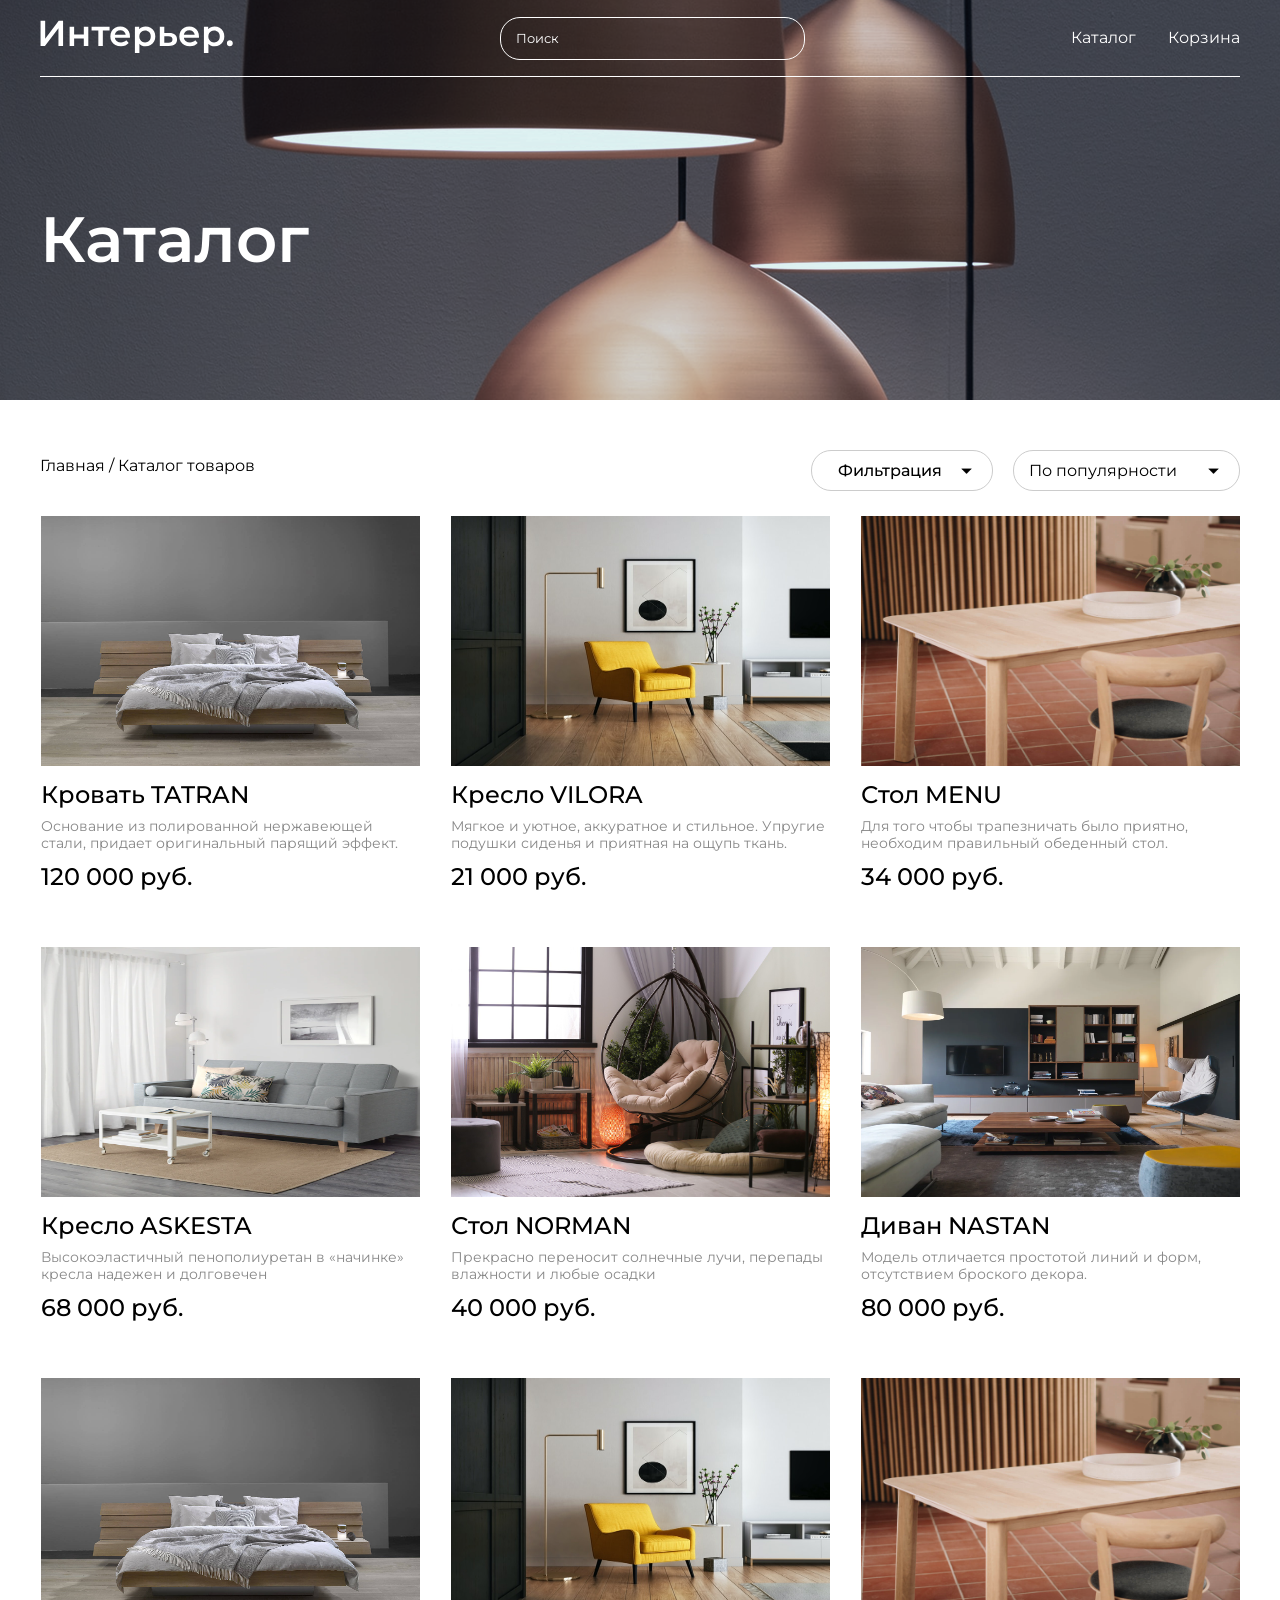
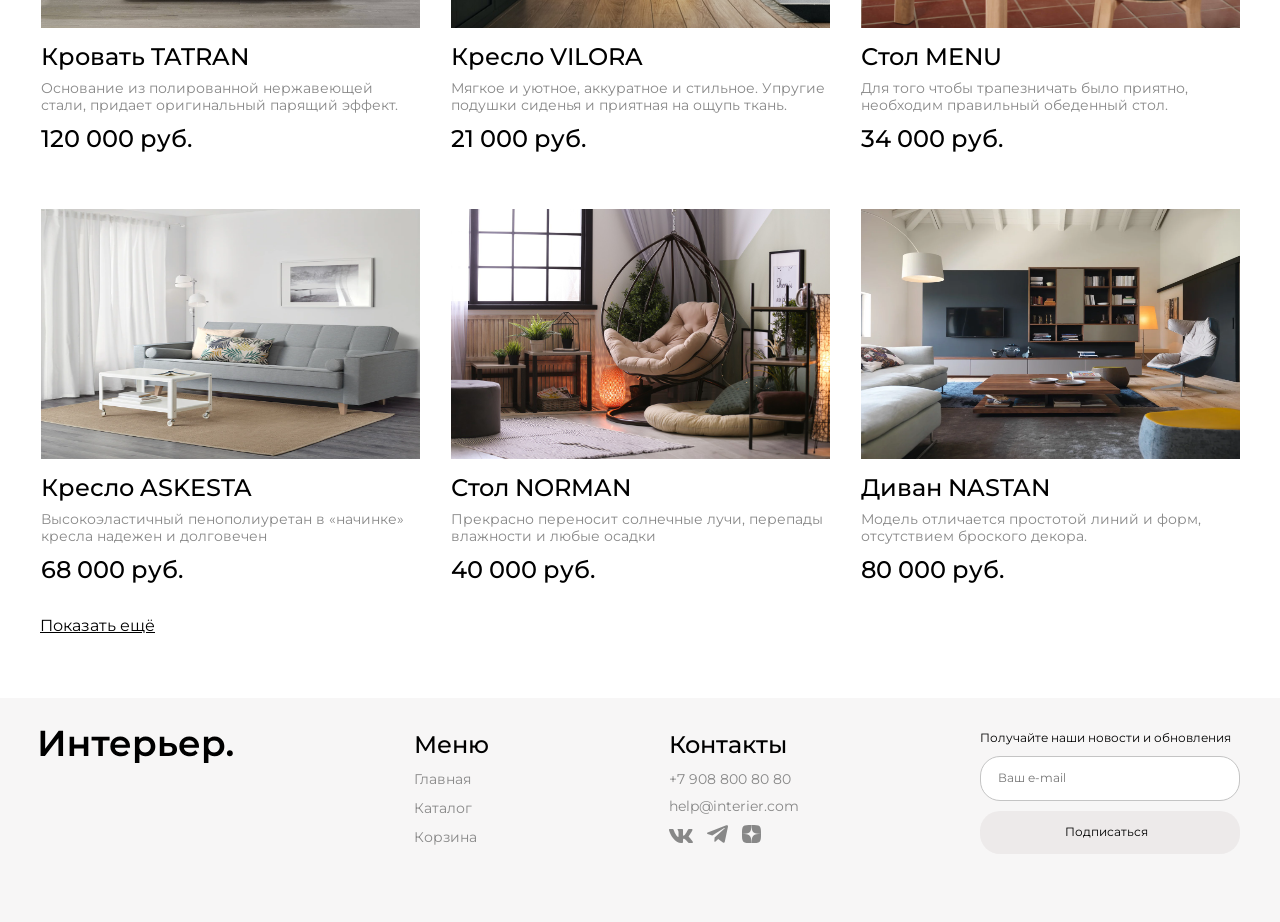
<file: site/catalog.html>
<!DOCTYPE html>
<html lang="en">

<head>
    <meta charset="UTF-8">
    <meta name="viewport" content="width=device-width, initial-scale=1.0">
    <title>Document</title>
    <link rel="stylesheet" href="style.css">
    <link rel="preconnect" href="https://fonts.googleapis.com">
    <link rel="preconnect" href="https://fonts.gstatic.com" crossorigin>
    <link href="https://fonts.googleapis.com/css2?family=Montserrat:ital,wght@0,100..900;1,100..900&display=swap"
        rel="stylesheet">

</head>

<body>
    <div class="header1">
        <header>
            <div >
                <a href="index.html"> 
                    <svg class="header1__logo" width="193" height="33" viewBox="0 0 193 33" fill="none" xmlns="http://www.w3.org/2000/svg">
                        <path
                            d="M0.564 0.799998H5.172V18.692L18.708 0.799998H23.064V26H18.456V8.144L4.92 26H0.564V0.799998ZM29.6256 6.776H34.1256V14.588H43.8096V6.776H48.3096V26H43.8096V18.404H34.1256V26H29.6256V6.776ZM69.5684 10.592H62.8364V26H58.3364V10.592H51.5684V6.776H69.5684V10.592ZM89.9888 16.496C89.9888 16.808 89.9648 17.252 89.9168 17.828H74.8328C75.0968 19.244 75.7808 20.372 76.8848 21.212C78.0128 22.028 79.4048 22.436 81.0608 22.436C83.1728 22.436 84.9128 21.74 86.2808 20.348L88.6928 23.12C87.8288 24.152 86.7368 24.932 85.4168 25.46C84.0968 25.988 82.6088 26.252 80.9528 26.252C78.8408 26.252 76.9808 25.832 75.3728 24.992C73.7648 24.152 72.5168 22.988 71.6288 21.5C70.7648 19.988 70.3328 18.284 70.3328 16.388C70.3328 14.516 70.7528 12.836 71.5928 11.348C72.4568 9.836 73.6448 8.66 75.1568 7.82C76.6688 6.98 78.3728 6.56 80.2688 6.56C82.1408 6.56 83.8088 6.98 85.2728 7.82C86.7608 8.636 87.9128 9.8 88.7288 11.312C89.5688 12.8 89.9888 14.528 89.9888 16.496ZM80.2688 10.16C78.8288 10.16 77.6048 10.592 76.5968 11.456C75.6128 12.296 75.0128 13.424 74.7968 14.84H85.7048C85.5128 13.448 84.9248 12.32 83.9408 11.456C82.9568 10.592 81.7328 10.16 80.2688 10.16ZM105.567 6.56C107.439 6.56 109.107 6.968 110.571 7.784C112.059 8.6 113.223 9.752 114.063 11.24C114.903 12.728 115.323 14.444 115.323 16.388C115.323 18.332 114.903 20.06 114.063 21.572C113.223 23.06 112.059 24.212 110.571 25.028C109.107 25.844 107.439 26.252 105.567 26.252C102.975 26.252 100.923 25.388 99.4107 23.66V32.984H94.9107V6.776H99.1947V9.296C99.9387 8.384 100.851 7.7 101.931 7.244C103.035 6.788 104.247 6.56 105.567 6.56ZM105.063 22.4C106.719 22.4 108.075 21.848 109.131 20.744C110.211 19.64 110.751 18.188 110.751 16.388C110.751 14.588 110.211 13.136 109.131 12.032C108.075 10.928 106.719 10.376 105.063 10.376C103.983 10.376 103.011 10.628 102.147 11.132C101.283 11.612 100.599 12.308 100.095 13.22C99.5907 14.132 99.3387 15.188 99.3387 16.388C99.3387 17.588 99.5907 18.644 100.095 19.556C100.599 20.468 101.283 21.176 102.147 21.68C103.011 22.16 103.983 22.4 105.063 22.4ZM129.449 13.112C131.897 13.112 133.769 13.664 135.065 14.768C136.385 15.872 137.045 17.432 137.045 19.448C137.045 21.56 136.325 23.192 134.885 24.344C133.445 25.496 131.417 26.06 128.801 26.036L119.801 26V6.776H124.301V13.076L129.449 13.112ZM128.405 22.724C129.725 22.748 130.733 22.472 131.429 21.896C132.125 21.32 132.473 20.48 132.473 19.376C132.473 18.296 132.137 17.504 131.465 17C130.793 16.496 129.773 16.232 128.405 16.208L124.301 16.172V22.688L128.405 22.724ZM159.001 16.496C159.001 16.808 158.977 17.252 158.929 17.828H143.845C144.109 19.244 144.793 20.372 145.897 21.212C147.025 22.028 148.417 22.436 150.073 22.436C152.185 22.436 153.925 21.74 155.293 20.348L157.705 23.12C156.841 24.152 155.749 24.932 154.429 25.46C153.109 25.988 151.621 26.252 149.965 26.252C147.853 26.252 145.993 25.832 144.385 24.992C142.777 24.152 141.529 22.988 140.641 21.5C139.777 19.988 139.345 18.284 139.345 16.388C139.345 14.516 139.765 12.836 140.605 11.348C141.469 9.836 142.657 8.66 144.169 7.82C145.681 6.98 147.385 6.56 149.281 6.56C151.153 6.56 152.821 6.98 154.285 7.82C155.773 8.636 156.925 9.8 157.741 11.312C158.581 12.8 159.001 14.528 159.001 16.496ZM149.281 10.16C147.841 10.16 146.617 10.592 145.609 11.456C144.625 12.296 144.025 13.424 143.809 14.84H154.717C154.525 13.448 153.937 12.32 152.953 11.456C151.969 10.592 150.745 10.16 149.281 10.16ZM174.578 6.56C176.45 6.56 178.118 6.968 179.582 7.784C181.07 8.6 182.234 9.752 183.074 11.24C183.914 12.728 184.334 14.444 184.334 16.388C184.334 18.332 183.914 20.06 183.074 21.572C182.234 23.06 181.07 24.212 179.582 25.028C178.118 25.844 176.45 26.252 174.578 26.252C171.986 26.252 169.934 25.388 168.422 23.66V32.984H163.922V6.776H168.206V9.296C168.95 8.384 169.862 7.7 170.942 7.244C172.046 6.788 173.258 6.56 174.578 6.56ZM174.074 22.4C175.73 22.4 177.086 21.848 178.142 20.744C179.222 19.64 179.762 18.188 179.762 16.388C179.762 14.588 179.222 13.136 178.142 12.032C177.086 10.928 175.73 10.376 174.074 10.376C172.994 10.376 172.022 10.628 171.158 11.132C170.294 11.612 169.61 12.308 169.106 13.22C168.602 14.132 168.35 15.188 168.35 16.388C168.35 17.588 168.602 18.644 169.106 19.556C169.61 20.468 170.294 21.176 171.158 21.68C172.022 22.16 172.994 22.4 174.074 22.4ZM189.83 26.252C189.014 26.252 188.318 25.976 187.742 25.424C187.166 24.848 186.878 24.128 186.878 23.264C186.878 22.376 187.154 21.656 187.706 21.104C188.282 20.552 188.99 20.276 189.83 20.276C190.67 20.276 191.366 20.552 191.918 21.104C192.494 21.656 192.782 22.376 192.782 23.264C192.782 24.128 192.494 24.848 191.918 25.424C191.342 25.976 190.646 26.252 189.83 26.252Z"
                            fill="white" />
                    </svg></a>
            </div>
            <div class="header1__hide">
                <input class="search" type="text" placeholder="Поиск">
            </div>
            <nav>
                <ul class="header1__nav header1__hide ">
                    <li class="header1__spis"><a class="header1__ssilka pod" href="catalog.html">Каталог</a></li>
                    <li class="header1__spis"><a class="header1__ssilka pod" href="index — копия.html">Корзина</a></li>
                </ul>

            </nav>
            <div class="header__mob">
                <a href=""><svg width="17" height="16" viewBox="0 0 17 16" fill="none"
                        xmlns="http://www.w3.org/2000/svg">
                        <path
                            d="M7.09961 0.113159C8.73473 0.0626745 10.3279 0.636438 11.5547 1.71863C12.7816 2.80099 13.5504 4.31046 13.7041 5.93933C13.855 7.53827 13.3997 9.13297 12.4346 10.4139L15.7686 13.7469C15.8513 13.8297 15.9171 13.9279 15.9619 14.036C16.0067 14.1442 16.0303 14.2607 16.0303 14.3778C16.0303 14.4949 16.0067 14.6114 15.9619 14.7196C15.9171 14.8277 15.8513 14.9259 15.7686 15.0087C15.6858 15.0914 15.5876 15.1572 15.4795 15.202C15.3713 15.2469 15.2548 15.2694 15.1377 15.2694C15.0206 15.2694 14.9041 15.2469 14.7959 15.202C14.6878 15.1572 14.5896 15.0914 14.5068 15.0087L11.1738 11.6747C9.89304 12.6424 8.29672 13.0991 6.69629 12.9491C5.06622 12.7962 3.55573 12.0275 2.47266 10.7997C1.38959 9.57185 0.815497 7.97713 0.867188 6.3407C0.919001 4.7041 1.59327 3.14806 2.75195 1.99109C3.90958 0.835157 5.46444 0.163758 7.09961 0.113159ZM7.30957 1.91882C6.08288 1.92382 4.90744 2.41275 4.04004 3.28015C3.17266 4.14755 2.68371 5.32302 2.67871 6.54968C2.67378 7.77628 3.15341 8.95557 4.01367 9.82996C4.44407 10.2674 4.95698 10.6151 5.52246 10.8534C6.08812 11.0918 6.69574 11.2161 7.30957 11.2186C7.92321 11.2211 8.5312 11.1017 9.09863 10.868C9.6662 10.6343 10.1822 10.2903 10.6162 9.85632C11.0503 9.42228 11.3942 8.90633 11.6279 8.33875C11.8616 7.77131 11.981 7.16333 11.9785 6.54968C11.976 5.93585 11.8516 5.32824 11.6133 4.76257C11.375 4.19707 11.0273 3.68419 10.5898 3.25378C9.71544 2.3935 8.53621 1.91387 7.30957 1.91882Z"
                            fill="white" stroke="white" stroke-width="0.2" />
                    </svg>
                </a>
                <a href="catalog.html"><svg width="20" height="21" viewBox="0 0 20 21" fill="none"
                        xmlns="http://www.w3.org/2000/svg">
                        <rect x="0.800537" y="0.900024" width="4.57143" height="4.57143" fill="white" />
                        <rect x="0.800537" y="8.21436" width="4.57143" height="4.57143" fill="white" />
                        <rect x="0.800537" y="15.5286" width="4.57143" height="4.57143" fill="white" />
                        <rect x="8.11401" y="8.21436" width="4.57143" height="4.57143" fill="white" />
                        <rect x="8.11401" y="15.5286" width="4.57143" height="4.57143" fill="white" />
                        <rect x="8.11401" y="0.900024" width="4.57143" height="4.57143" fill="white" />
                        <rect x="15.4285" y="8.21436" width="4.57143" height="4.57143" fill="white" />
                        <rect x="15.4285" y="15.5286" width="4.57143" height="4.57143" fill="white" />
                        <rect x="15.4285" y="0.900024" width="4.57143" height="4.57143" fill="white" />
                    </svg>
                </a>
                <a href="index — копия.html"><svg width="25" height="25" viewBox="0 0 25 25" fill="none"
                        xmlns="http://www.w3.org/2000/svg">
                        <path
                            d="M14.5834 20.8333C15.1359 20.8333 15.6658 20.6138 16.0566 20.2231C16.4473 19.8324 16.6667 19.3025 16.6667 18.75C16.6667 18.1974 16.4473 17.6675 16.0566 17.2768C15.6658 16.8861 15.1359 16.6666 14.5834 16.6666C14.0309 16.6666 13.501 16.8861 13.1103 17.2768C12.7196 17.6675 12.5001 18.1974 12.5001 18.75C12.5001 19.3025 12.7196 19.8324 13.1103 20.2231C13.501 20.6138 14.0309 20.8333 14.5834 20.8333ZM7.29174 20.8333C7.84428 20.8333 8.37418 20.6138 8.76488 20.2231C9.15558 19.8324 9.37508 19.3025 9.37508 18.75C9.37508 18.1974 9.15558 17.6675 8.76488 17.2768C8.37418 16.8861 7.84428 16.6666 7.29174 16.6666C6.73921 16.6666 6.20931 16.8861 5.81861 17.2768C5.4279 17.6675 5.20841 18.1974 5.20841 18.75C5.20841 19.3025 5.4279 19.8324 5.81861 20.2231C6.20931 20.6138 6.73921 20.8333 7.29174 20.8333ZM20.873 6.16975C21.133 6.16136 21.3796 6.05217 21.5606 5.86525C21.7416 5.67834 21.8428 5.42836 21.8428 5.16819C21.8428 4.90801 21.7416 4.65804 21.5606 4.47112C21.3796 4.28421 21.133 4.17501 20.873 4.16663H19.674C18.7345 4.16663 17.922 4.81871 17.7178 5.73538L16.4126 11.6125C16.2084 12.5291 15.3959 13.1812 14.4563 13.1812H6.63133L5.12924 7.17079H14.8636C15.1212 7.15904 15.3644 7.04844 15.5425 6.86199C15.7206 6.67555 15.82 6.42761 15.82 6.16975C15.82 5.91189 15.7206 5.66395 15.5425 5.47751C15.3644 5.29106 15.1212 5.18046 14.8636 5.16871H5.12924C4.82473 5.16862 4.5242 5.23796 4.25051 5.37145C3.97682 5.50495 3.73716 5.69909 3.54976 5.93911C3.36236 6.17913 3.23215 6.45872 3.16903 6.75662C3.10591 7.05452 3.11154 7.36289 3.1855 7.65829L4.68758 13.6666C4.79586 14.1002 5.046 14.485 5.39821 14.7601C5.75042 15.0351 6.18447 15.1844 6.63133 15.1843H14.4563C15.368 15.1845 16.2524 14.8736 16.9636 14.3032C17.6748 13.7327 18.1701 12.9368 18.3678 12.0468L19.674 6.16975H20.873Z"
                            fill="white" />
                    </svg>
                </a>
            </div>
        </header>
        <section class="section1-cat ">
            <h1 class="section1-cat__zag">Каталог</h1>
        </section>
    </div>
    <section class="section3 center">
        <div class="section3__container-cat">
            <p class="section3__zag-cat">
                Главная / Каталог товаров
            </p>
            <div class="section3__btn-box-pos">
                <button class="section3__select-css but-cat-1" name="" id="">
                    Фильтрация
                </button>
                <form action="" method="get" class="section3__form">
                    <div class="section3__cont-cont">
                        <div class="section3__container-form">
                            <div class="section3__container-left">
                                <fieldset class="section3__fast">
                                    <legend>Сроки доставки</legend>
                                    <div class="section3__fast-znach">
                                        <div class="section3__dost-cont">
                                            <input type="radio" id="nevaz" name="skorost" checked>
                                            <label for="nevaz">Неважно</label>
                                        </div>
                                        <div class="section3__dost-cont">
                                            <input type="radio" id="now" name="skorost">
                                            <label for="now">Сегодня</label>
                                        </div>
                                        <div class="section3__dost-cont">
                                            <input type="radio" id="tommorow" name="skorost">
                                            <label for="tommorow">Завтра</label>
                                        </div>
                                        <div class="section3__dost-cont">
                                            <input type="radio" id="do_3" name="skorost">
                                            <label for="do_3">До трех дней</label>
                                        </div>
                                        <div class="section3__dost-cont ">
                                            <input type="radio" id="do_7" name="skorost">
                                            <label for="do_7">До семи дней</label>
                                        </div>
                                    </div>
                                </fieldset>
                                <fieldset class="section3__price">
                                    <legend>Цена</legend>
                                    <div class="section3__price-zag">
                                        <p class="section3__pirce-price">от 0 руб.</p>
                                        <p class="section3__pirce-price">до 100000 руб.</p>
                                    </div>
                                    <div class="section3__price-box">
                                        <input type="range" max="100000" min="0" value="0" step="10"
                                            class="section3__range-price" name="price">
                                        <input type="range" max="100000" min="0" value="100000" step="10"
                                            class="section3__range-price" name="price">
                                    </div>
                                </fieldset>
                                <fieldset class="section3__color">
                                    <legend>Цвет</legend>
                                    <div class="section3__color-wrapper">
                                        <div class="section3__cont-color">
                                            <input type="checkbox" class="section3__inp " id="white">
                                            <label for="white"></label>
                                        </div>
                                        <div class="section3__cont-color">
                                            <input type="checkbox" class="section3__inp black " id="black">
                                            <label for="black"></label>
                                        </div>
                                        <div class="section3__cont-color">
                                            <input type="checkbox" class="section3__inp gray" id="gray">
                                            <label for="gray"></label>
                                        </div>
                                        <div class="section3__cont-color">
                                            <input type="checkbox" class="section3__inp red" id="red">
                                            <label for="red"></label>
                                        </div>
                                        <div class="section3__cont-color">
                                            <input type="checkbox" class="section3__inp orange" id="orange" checked>
                                            <label for="orange"></label>
                                        </div>
                                        <div class="section3__cont-color">
                                            <input type="checkbox" class="section3__inp yellow" id="yellow" checked>
                                            <label for="yellow"></label>
                                        </div>
                                        <div class="section3__cont-color">
                                            <input type="checkbox" class="section3__inp green" id="green">
                                            <label for="green"></label>
                                        </div>
                                        <div class="section3__cont-color">
                                            <input type="checkbox" class="section3__inp green_bold" id="green_bold">
                                            <label for="green_bold"></label>
                                        </div>
                                        <div class="section3__cont-color">
                                            <input type="checkbox" class="section3__inp golyb" id="golyb">
                                            <label for="golyb"></label>
                                        </div>
                                        <div class="section3__cont-color">
                                            <input type="checkbox" class="section3__inp blue" id="blue">
                                            <label for="blue"></label>
                                        </div>
                                        <div class="section3__cont-color">
                                            <input type="checkbox" class="section3__inp purple" id="purple">
                                            <label for="purple"></label>
                                        </div>
                                        <div class="section3__cont-color">
                                            <input type="checkbox" class="section3__inp ese" id="ese">
                                            <label for="ese"></label>
                                        </div>
                                        <div class="section3__cont-color">
                                            <input type="checkbox" class="section3__inp rose" id="rose" checked>
                                            <label for="rose"></label>
                                        </div>
                                        <div class="section3__cont-color">
                                            <input type="checkbox" class="section3__inp poly_rose" id="poly_rose">
                                            <label for="poly_rose"></label>
                                        </div>
                                    </div>
                                </fieldset>
                            </div>
                            <div>
                                <fieldset class="section3__type-room">
                                    <legend>Тип комнаты</legend>
                                    <div class="section3__cont-room">
                                        <input type="checkbox" class="section3__inp-room" id="kyx_ctol" checked>
                                        <label for="kyx_ctol">Кухня и столовая</label>
                                    </div>
                                    <div class="section3__cont-room">
                                        <input type="checkbox" class="section3__inp-room" id="bathroom" checked>
                                        <label for="bathroom">Ванная комната</label>
                                    </div>
                                    <div class="section3__cont-room">
                                        <input type="checkbox" class="section3__inp-room" id="child__room">
                                        <label for="child__room">Детская комната</label>
                                    </div>
                                    <div class="section3__cont-room">
                                        <input type="checkbox" class="section3__inp-room" id="office">
                                        <label for="office">Домашний офис</label>
                                    </div>
                                    <div class="section3__cont-room">
                                        <input type="checkbox" class="section3__inp-room" id="living_room">
                                        <label for="living_room">Гостиная</label>
                                    </div>
                                    <div class="section3__cont-room">
                                        <input type="checkbox" class="section3__inp-room" id="hallway">
                                        <label for="hallway">Прихожая</label>
                                    </div>
                                    <div class="section3__cont-room">
                                        <input type="checkbox" class="section3__inp-room" id="bedroom">
                                        <label for="bedroom">Спальня</label>
                                    </div>
                                    <div class="section3__cont-room">
                                        <input type="checkbox" class="section3__inp-room" id="wardrobe">
                                        <label for="wardrobe">Гардероб</label>
                                    </div>
                                    <div class="section3__cont-room">
                                        <input type="checkbox" class="section3__inp-room" id="dacha">
                                        <label for="dacha">Дача</label>
                                    </div>
                                    <div class="section3__cont-room">
                                        <input type="checkbox" class="section3__inp-room" id="lighting">
                                        <label for="lighting">Освещение</label>
                                    </div>
                                </fieldset>
                            </div>
                        </div>
                        <div class="section3__btn-box">
                            <button class="section3__form-btn ">Применить</button>

                        </div>
                    </div>
                </form>
            </div>
            <select class="section3__select-css but-cat-2" name="" id="">
                <option value="">По популярности</option>

            </select>
        </div>
        <div class="section3__cat">
            <article class="section3__art">
                <img src="img/кров_татран_кт.jpg" alt="Люстра VODA" width="379px" height="250px">
                <h3 class="section3__art1-zag">Кровать TATRAN</h3>
                <p class="section3__par1">
                    Основание из полированной нержавеющей стали, придает оригинальный парящий эффект.
                </p>
                <p class="section3__par3">120 000 руб. </p>
            </article>
            <article class="section3__art">
                <img src="img/кресло_vilora_cat.jpg" alt="Кресло VILORA" width="379px" height="250px">
                <h3 class="section3__art1-zag">Кресло VILORA</h3>
                <p class="section3__par1">
                    Мягкое и уютное, аккуратное и стильное. Упругие подушки сиденья и приятная на ощупь ткань.
                </p>
                <p class="section3__par3">21 000 руб.</p>

            </article>
            <article class="section3__art">
                <img src="img/стол_menu_cat.jpg" alt="Стол MENU" width="379px" height="250px">
                <h3 class="section3__art1-zag">Стол MENU</h3>
                <p class="section3__par1">
                    Для того чтобы трапезничать было приятно, необходим правильный обеденный стол.
                </p>
                <p class="section3__par3">34 000 руб.</p>

            </article>
            <article class="section3__art">
                <img src="img/divan_asketa_cat.png" alt="Кресло ASKESTA" width="379px" height="250px">
                <h3 class="section3__art1-zag">Кресло ASKESTA</h3>
                <p class="section3__par1">
                    Высокоэластичный пенополиуретан в «начинке» кресла надежен и долговечен
                </p>
                <p class="section3__par3">68 000 руб.</p>

            </article>
            <article class="section3__art">
                <img src="img/kreslo_valura_cat.jpg" alt="Стол NORMAN" width="379px" height="250px">
                <h3 class="section3__art1-zag">Стол NORMAN</h3>
                <p class="section3__par1">
                    Прекрасно переносит солнечные лучи, перепады влажности и любые осадки
                </p>
                <p class="section3__par3">40 000 руб.</p>

            </article>
            <article class="section3__art">
                <img src="img/shaf_nastan_cat.png" alt="Диван NASTAN" width="379px" height="250px">
                <h3 class="section3__art1-zag">Диван NASTAN</h3>
                <p class="section3__par1">
                    Модель отличается простотой линий и форм, отсутствием броского декора.
                </p>
                <p class="section3__par3">80 000 руб.</p>

            </article>
            <article class="section3__art">
                <img src="img/кров_татран_кт.jpg" alt="Люстра VODA" width="379px" height="250px">
                <h3 class="section3__art1-zag">Кровать TATRAN</h3>
                <p class="section3__par1">
                    Основание из полированной нержавеющей стали, придает оригинальный парящий эффект.
                </p>
                <p class="section3__par3">120 000 руб. </p>
            </article>
            <article class="section3__art">
                <img src="img/кресло_vilora_cat.jpg" alt="Кресло VILORA" width="379px" height="250px">
                <h3 class="section3__art1-zag">Кресло VILORA</h3>
                <p class="section3__par1">
                    Мягкое и уютное, аккуратное и стильное. Упругие подушки сиденья и приятная на ощупь ткань.
                </p>
                <p class="section3__par3">21 000 руб.</p>

            </article>
            <article class="section3__art">
                <img src="img/стол_menu_cat.jpg" alt="Стол MENU" width="379px" height="250px">
                <h3 class="section3__art1-zag">Стол MENU</h3>
                <p class="section3__par1">
                    Для того чтобы трапезничать было приятно, необходим правильный обеденный стол.
                </p>
                <p class="section3__par3">34 000 руб.</p>

            </article>
            <article class="section3__art">
                <img src="img/divan_asketa_cat.png" alt="Кресло ASKESTA" width="379px" height="250px">
                <h3 class="section3__art1-zag">Кресло ASKESTA</h3>
                <p class="section3__par1">
                    Высокоэластичный пенополиуретан в «начинке» кресла надежен и долговечен
                </p>
                <p class="section3__par3">68 000 руб.</p>

            </article>
            <article class="section3__art">
                <img src="img/kreslo_valura_cat.jpg" alt="Стол NORMAN" width="379px" height="250px">
                <h3 class="section3__art1-zag">Стол NORMAN</h3>
                <p class="section3__par1">
                    Прекрасно переносит солнечные лучи, перепады влажности и любые осадки
                </p>
                <p class="section3__par3">40 000 руб.</p>

            </article>
            <article class="section3__art">
                <img src="img/shaf_nastan_cat.png" alt="Диван NASTAN" width="379px" height="250px">
                <h3 class="section3__art1-zag">Диван NASTAN</h3>
                <p class="section3__par1">
                    Модель отличается простотой линий и форм, отсутствием броского декора.
                </p>
                <p class="section3__par3">80 000 руб.</p>

            </article>
        </div>
    </section>
    <div class="pr-foot center">
        <a class="one-silk pod1 pr-foot__silk" href="catalog.html">Показать ещё</a>
    </div>
     <footer class="footer">
        <div class="footer__wrapper center">
            <div class="footer__img-box">
                <img src="img/Интерьер..svg" alt="" class="footer__img">
            </div>
            <div class="footer__menu-box">
                <h4 class="footer__zag">Меню</h4>
                <nav>
                    <ul class="footer__nav">
                        <li><a class="footer__ssilka pod" href="index.html">Главная</a></li>
                        <li><a class="footer__ssilka pod " href="catalog.html">Каталог</a></li>
                        <li><a class="footer__ssilka pod" href="index — копия.html">Корзина</a></li>
                    </ul>
                </nav>
            </div>
            <div class="footer__cont-box">
                <h4 class="footer__zag">Контакты</h4>
                <a class="footer__ssilka pod cont" href="">+7 908 800 80 80</a>
                <a class="footer__ssilka pod cont" href="">help@interier.com</a>
                <a href="" class="footer__img-silka">
                    <svg width="24" height="14" viewBox="0 0 24 14" fill="none" xmlns="http://www.w3.org/2000/svg">
                        <path fill-rule="evenodd" clip-rule="evenodd"
                            d="M23.45 0.948C23.616 0.402 23.45 0 22.655 0H20.03C19.362 0 19.054 0.347 18.887 0.73C18.887 0.73 17.552 3.926 15.661 6.002C15.049 6.604 14.771 6.795 14.437 6.795C14.27 6.795 14.019 6.604 14.019 6.057V0.948C14.019 0.292 13.835 0 13.279 0H9.151C8.734 0 8.483 0.304 8.483 0.593C8.483 1.214 9.429 1.358 9.526 3.106V6.904C9.526 7.737 9.373 7.888 9.039 7.888C8.149 7.888 5.984 4.677 4.699 1.003C4.45 0.288 4.198 0 3.527 0H0.9C0.15 0 0 0.347 0 0.73C0 1.412 0.89 4.8 4.145 9.281C6.315 12.341 9.37 14 12.153 14C13.822 14 14.028 13.632 14.028 12.997V10.684C14.028 9.947 14.186 9.8 14.715 9.8C15.105 9.8 15.772 9.992 17.33 11.467C19.11 13.216 19.403 14 20.405 14H23.03C23.78 14 24.156 13.632 23.94 12.904C23.702 12.18 22.852 11.129 21.725 9.882C21.113 9.172 20.195 8.407 19.916 8.024C19.527 7.533 19.638 7.314 19.916 6.877C19.916 6.877 23.116 2.451 23.449 0.948H23.45Z"
                            fill="#888888" />
                    </svg>
                </a>
                <a href="" class="footer__img-silka">
                    <svg width="21" height="18" viewBox="0 0 21 18" fill="none" xmlns="http://www.w3.org/2000/svg">
                        <path
                            d="M19.2957 0.363065L0.690669 7.57467C-0.0580296 7.91051 -0.31126 8.58304 0.509708 8.94804L5.28269 10.4727L16.8232 3.3036C17.4533 2.85353 18.0984 2.97354 17.5433 3.46864L7.63158 12.4894L7.32023 16.307C7.60861 16.8964 8.13664 16.8992 8.47346 16.6062L11.2157 13.998L15.9122 17.5331C17.003 18.1822 17.5965 17.7633 17.8312 16.5735L20.9117 1.91169C21.2315 0.447229 20.6861 -0.198029 19.2957 0.363065Z"
                            fill="#888888" />
                    </svg>
                </a>
                <a href="" class="footer__img-silka">
                    <svg width="19" height="18" viewBox="0 0 19 18" fill="none" xmlns="http://www.w3.org/2000/svg">
                        <path
                            d="M11.3326 10.7357C9.83977 12.195 9.7312 14.0143 9.60227 18C13.5244 18 16.2319 17.9871 17.6298 16.7014C18.9869 15.3771 19.0005 12.69 19.0005 9.09643C14.7933 9.225 12.873 9.32143 11.3326 10.7357ZM0.000488281 9.09643C0.000488281 12.69 0.0140597 15.3771 1.3712 16.7014C2.76906 17.9871 5.47656 18 9.3987 18C9.26299 14.0143 9.1612 12.195 7.66835 10.7357C6.12799 9.32143 4.20763 9.21857 0.000488281 9.09643ZM9.3987 0C5.48335 0 2.76906 0.0128571 1.3712 1.29857C0.0140597 2.62286 0.000488281 5.31 0.000488281 8.90357C4.20763 8.775 6.12799 8.67857 7.66835 7.26429C9.1612 5.805 9.26977 3.98571 9.3987 0ZM11.3326 7.26429C9.83977 5.805 9.7312 3.98571 9.60227 0C13.5244 0 16.2319 0.0128571 17.6298 1.29857C18.9869 2.62286 19.0005 5.31 19.0005 8.90357C14.7933 8.775 12.873 8.67857 11.3326 7.26429Z"
                            fill="#888888" />
                    </svg>
                </a>
            </div>
            <div class="footer__btn-box">
                <form action="">
                    <p class="footer__form">Получайте наши новости и обновления</p>
                    <input class="footer__form-vvod" type="email" placeholder="Ваш e-mail">
                    <button class="footer__form-but">Подписаться</button>
                </form>
            </div>
        </div>
    </footer>

    <script>
        openBtn = document.querySelector('.but-cat-1');
        modal = document.querySelector('.section3__form');

        openBtn.addEventListener('click', (e) => {
            e.stopPropagation()
            modal.style.display = 'block'
        })

        document.addEventListener('click', (event) => {
            if (modal.style.display === 'block' && !modal.contains(event.target)) {
                modal.style.display = "none"
            }

        })
    </script>
</body>

</html>
</file>
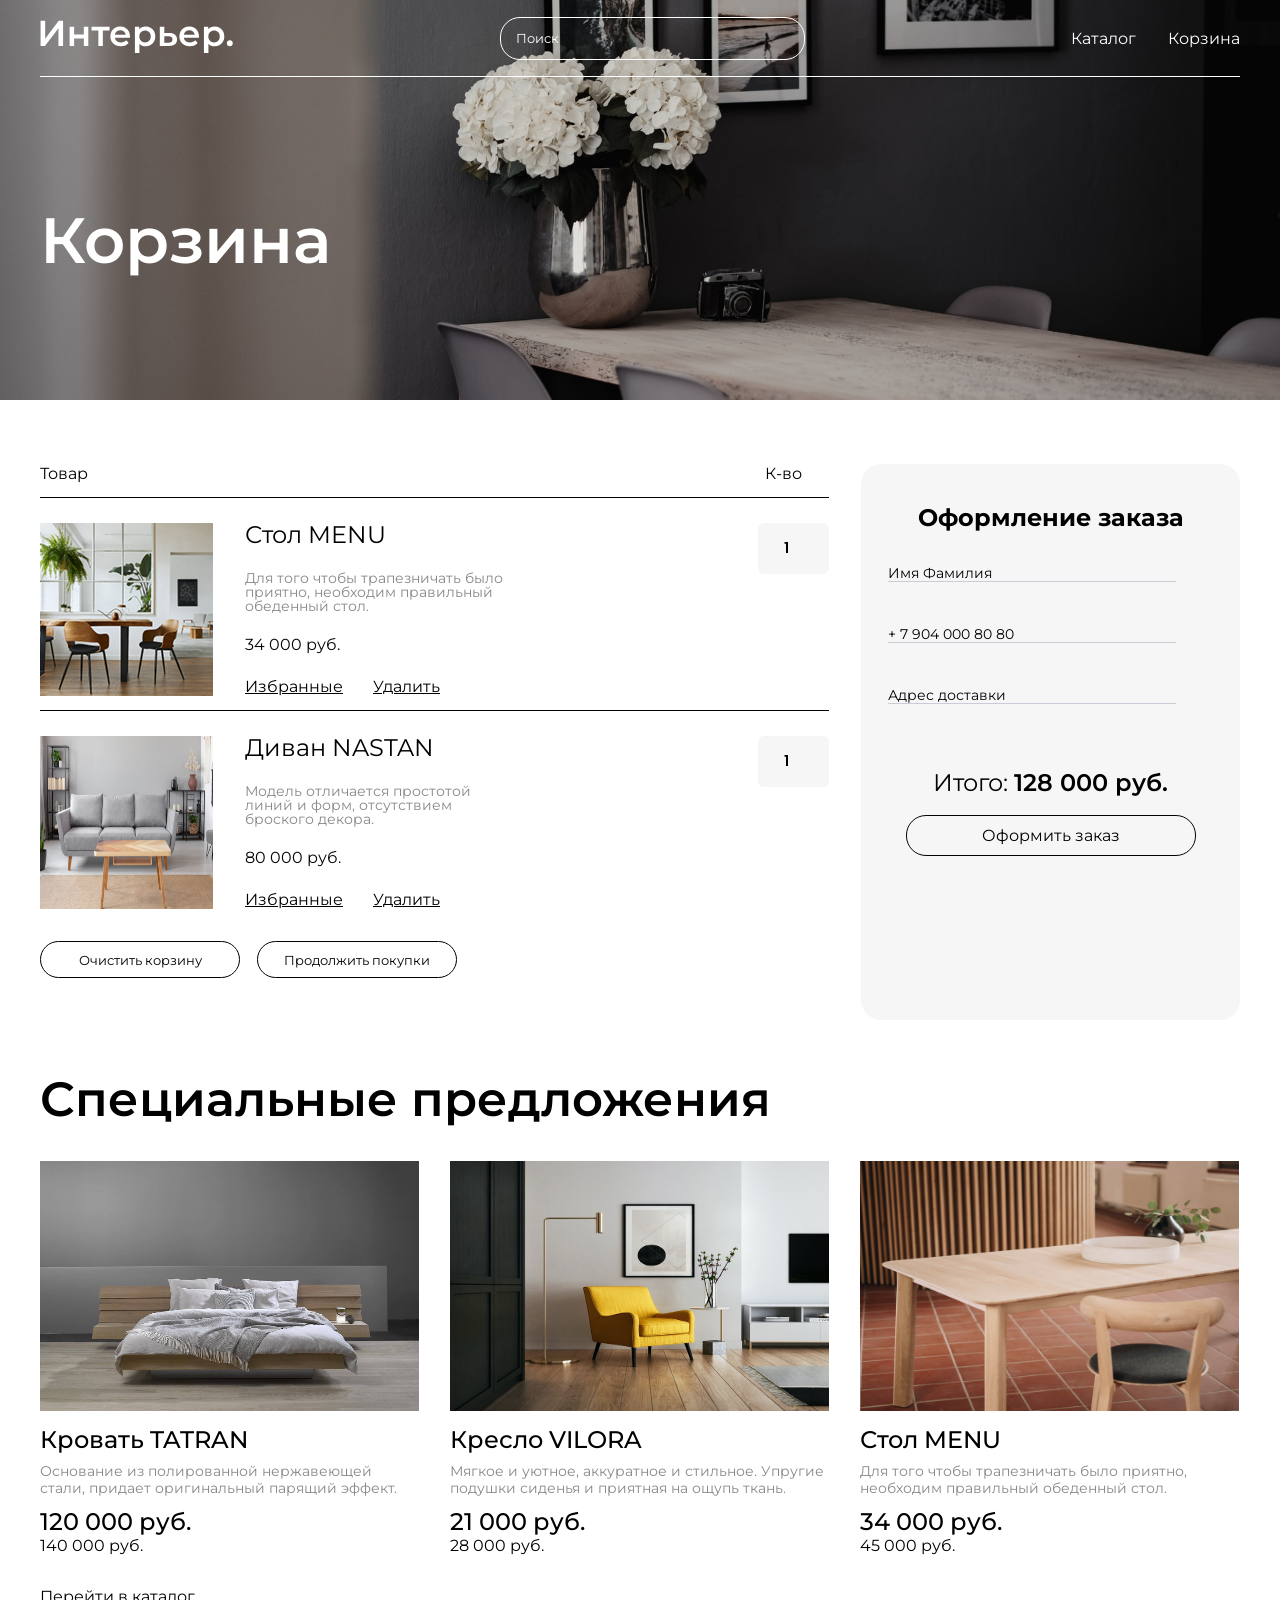
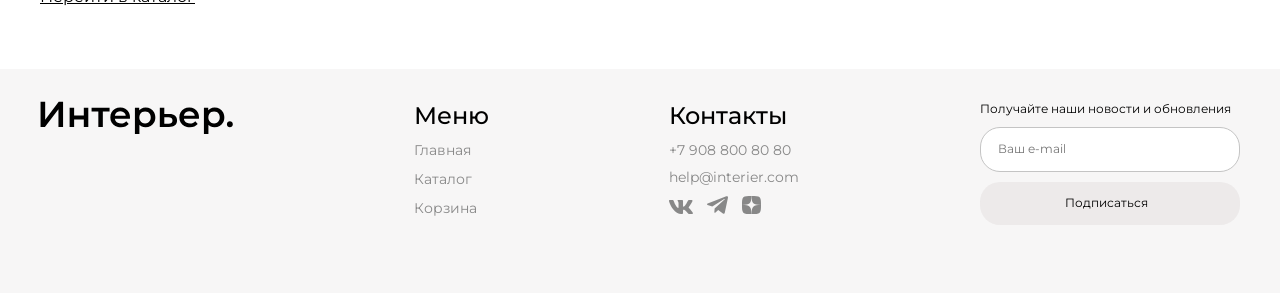
<file: site/index — копия.html>
<!DOCTYPE html>
<html lang="en">

<head>
    <meta charset="UTF-8">
    <meta name="viewport" content="width=device-width, initial-scale=1.0">
    <title>Document</title>
    <link rel="stylesheet" href="style.css">
    <link rel="preconnect" href="https://fonts.googleapis.com">
    <link rel="preconnect" href="https://fonts.gstatic.com" crossorigin>
    <link href="https://fonts.googleapis.com/css2?family=Montserrat:ital,wght@0,100..900;1,100..900&display=swap"
        rel="stylesheet">

    <link rel="preconnect" href="https://fonts.googleapis.com">
    <link rel="preconnect" href="https://fonts.gstatic.com" crossorigin>
    <link href="https://fonts.googleapis.com/css2?family=Poppins:ital,wght@0,100;0,200;0,300;0,400;0,500;0,600;0,700;0,800;0,900;1,100;1,200;1,300;1,400;1,500;1,600;1,700;1,800;1,900&display=swap"
        rel="stylesheet">



</head>

<body>
    <div class="top-cart center">
        <header>
            <div >
                <a href="index.html"> 
                    <svg class="top-cart__logo" width="193" height="33" viewBox="0 0 193 33" fill="none" xmlns="http://www.w3.org/2000/svg">
                        <path
                            d="M0.564 0.799998H5.172V18.692L18.708 0.799998H23.064V26H18.456V8.144L4.92 26H0.564V0.799998ZM29.6256 6.776H34.1256V14.588H43.8096V6.776H48.3096V26H43.8096V18.404H34.1256V26H29.6256V6.776ZM69.5684 10.592H62.8364V26H58.3364V10.592H51.5684V6.776H69.5684V10.592ZM89.9888 16.496C89.9888 16.808 89.9648 17.252 89.9168 17.828H74.8328C75.0968 19.244 75.7808 20.372 76.8848 21.212C78.0128 22.028 79.4048 22.436 81.0608 22.436C83.1728 22.436 84.9128 21.74 86.2808 20.348L88.6928 23.12C87.8288 24.152 86.7368 24.932 85.4168 25.46C84.0968 25.988 82.6088 26.252 80.9528 26.252C78.8408 26.252 76.9808 25.832 75.3728 24.992C73.7648 24.152 72.5168 22.988 71.6288 21.5C70.7648 19.988 70.3328 18.284 70.3328 16.388C70.3328 14.516 70.7528 12.836 71.5928 11.348C72.4568 9.836 73.6448 8.66 75.1568 7.82C76.6688 6.98 78.3728 6.56 80.2688 6.56C82.1408 6.56 83.8088 6.98 85.2728 7.82C86.7608 8.636 87.9128 9.8 88.7288 11.312C89.5688 12.8 89.9888 14.528 89.9888 16.496ZM80.2688 10.16C78.8288 10.16 77.6048 10.592 76.5968 11.456C75.6128 12.296 75.0128 13.424 74.7968 14.84H85.7048C85.5128 13.448 84.9248 12.32 83.9408 11.456C82.9568 10.592 81.7328 10.16 80.2688 10.16ZM105.567 6.56C107.439 6.56 109.107 6.968 110.571 7.784C112.059 8.6 113.223 9.752 114.063 11.24C114.903 12.728 115.323 14.444 115.323 16.388C115.323 18.332 114.903 20.06 114.063 21.572C113.223 23.06 112.059 24.212 110.571 25.028C109.107 25.844 107.439 26.252 105.567 26.252C102.975 26.252 100.923 25.388 99.4107 23.66V32.984H94.9107V6.776H99.1947V9.296C99.9387 8.384 100.851 7.7 101.931 7.244C103.035 6.788 104.247 6.56 105.567 6.56ZM105.063 22.4C106.719 22.4 108.075 21.848 109.131 20.744C110.211 19.64 110.751 18.188 110.751 16.388C110.751 14.588 110.211 13.136 109.131 12.032C108.075 10.928 106.719 10.376 105.063 10.376C103.983 10.376 103.011 10.628 102.147 11.132C101.283 11.612 100.599 12.308 100.095 13.22C99.5907 14.132 99.3387 15.188 99.3387 16.388C99.3387 17.588 99.5907 18.644 100.095 19.556C100.599 20.468 101.283 21.176 102.147 21.68C103.011 22.16 103.983 22.4 105.063 22.4ZM129.449 13.112C131.897 13.112 133.769 13.664 135.065 14.768C136.385 15.872 137.045 17.432 137.045 19.448C137.045 21.56 136.325 23.192 134.885 24.344C133.445 25.496 131.417 26.06 128.801 26.036L119.801 26V6.776H124.301V13.076L129.449 13.112ZM128.405 22.724C129.725 22.748 130.733 22.472 131.429 21.896C132.125 21.32 132.473 20.48 132.473 19.376C132.473 18.296 132.137 17.504 131.465 17C130.793 16.496 129.773 16.232 128.405 16.208L124.301 16.172V22.688L128.405 22.724ZM159.001 16.496C159.001 16.808 158.977 17.252 158.929 17.828H143.845C144.109 19.244 144.793 20.372 145.897 21.212C147.025 22.028 148.417 22.436 150.073 22.436C152.185 22.436 153.925 21.74 155.293 20.348L157.705 23.12C156.841 24.152 155.749 24.932 154.429 25.46C153.109 25.988 151.621 26.252 149.965 26.252C147.853 26.252 145.993 25.832 144.385 24.992C142.777 24.152 141.529 22.988 140.641 21.5C139.777 19.988 139.345 18.284 139.345 16.388C139.345 14.516 139.765 12.836 140.605 11.348C141.469 9.836 142.657 8.66 144.169 7.82C145.681 6.98 147.385 6.56 149.281 6.56C151.153 6.56 152.821 6.98 154.285 7.82C155.773 8.636 156.925 9.8 157.741 11.312C158.581 12.8 159.001 14.528 159.001 16.496ZM149.281 10.16C147.841 10.16 146.617 10.592 145.609 11.456C144.625 12.296 144.025 13.424 143.809 14.84H154.717C154.525 13.448 153.937 12.32 152.953 11.456C151.969 10.592 150.745 10.16 149.281 10.16ZM174.578 6.56C176.45 6.56 178.118 6.968 179.582 7.784C181.07 8.6 182.234 9.752 183.074 11.24C183.914 12.728 184.334 14.444 184.334 16.388C184.334 18.332 183.914 20.06 183.074 21.572C182.234 23.06 181.07 24.212 179.582 25.028C178.118 25.844 176.45 26.252 174.578 26.252C171.986 26.252 169.934 25.388 168.422 23.66V32.984H163.922V6.776H168.206V9.296C168.95 8.384 169.862 7.7 170.942 7.244C172.046 6.788 173.258 6.56 174.578 6.56ZM174.074 22.4C175.73 22.4 177.086 21.848 178.142 20.744C179.222 19.64 179.762 18.188 179.762 16.388C179.762 14.588 179.222 13.136 178.142 12.032C177.086 10.928 175.73 10.376 174.074 10.376C172.994 10.376 172.022 10.628 171.158 11.132C170.294 11.612 169.61 12.308 169.106 13.22C168.602 14.132 168.35 15.188 168.35 16.388C168.35 17.588 168.602 18.644 169.106 19.556C169.61 20.468 170.294 21.176 171.158 21.68C172.022 22.16 172.994 22.4 174.074 22.4ZM189.83 26.252C189.014 26.252 188.318 25.976 187.742 25.424C187.166 24.848 186.878 24.128 186.878 23.264C186.878 22.376 187.154 21.656 187.706 21.104C188.282 20.552 188.99 20.276 189.83 20.276C190.67 20.276 191.366 20.552 191.918 21.104C192.494 21.656 192.782 22.376 192.782 23.264C192.782 24.128 192.494 24.848 191.918 25.424C191.342 25.976 190.646 26.252 189.83 26.252Z"
                            fill="white" />
                    </svg></a>
            </div>
            <div class="top-cart__hide">
                <input class="search" type="text" placeholder="Поиск">
            </div>
            <nav class="top-cart__hide">
                <ul class="top-cart__nav">
                    <li class="top-cart__spis"><a class="top-cart__ssilka pod" href="catalog.html">Каталог</a></li>
                    <li class="top-cart__spis"><a class="top-cart__ssilka pod" href="index — копия.html">Корзина</a></li>
                </ul>
            </nav>
              <div class="top-cart__mob">
                <a href=""><svg width="17" height="16" viewBox="0 0 17 16" fill="none"
                        xmlns="http://www.w3.org/2000/svg">
                        <path
                            d="M7.09961 0.113159C8.73473 0.0626745 10.3279 0.636438 11.5547 1.71863C12.7816 2.80099 13.5504 4.31046 13.7041 5.93933C13.855 7.53827 13.3997 9.13297 12.4346 10.4139L15.7686 13.7469C15.8513 13.8297 15.9171 13.9279 15.9619 14.036C16.0067 14.1442 16.0303 14.2607 16.0303 14.3778C16.0303 14.4949 16.0067 14.6114 15.9619 14.7196C15.9171 14.8277 15.8513 14.9259 15.7686 15.0087C15.6858 15.0914 15.5876 15.1572 15.4795 15.202C15.3713 15.2469 15.2548 15.2694 15.1377 15.2694C15.0206 15.2694 14.9041 15.2469 14.7959 15.202C14.6878 15.1572 14.5896 15.0914 14.5068 15.0087L11.1738 11.6747C9.89304 12.6424 8.29672 13.0991 6.69629 12.9491C5.06622 12.7962 3.55573 12.0275 2.47266 10.7997C1.38959 9.57185 0.815497 7.97713 0.867188 6.3407C0.919001 4.7041 1.59327 3.14806 2.75195 1.99109C3.90958 0.835157 5.46444 0.163758 7.09961 0.113159ZM7.30957 1.91882C6.08288 1.92382 4.90744 2.41275 4.04004 3.28015C3.17266 4.14755 2.68371 5.32302 2.67871 6.54968C2.67378 7.77628 3.15341 8.95557 4.01367 9.82996C4.44407 10.2674 4.95698 10.6151 5.52246 10.8534C6.08812 11.0918 6.69574 11.2161 7.30957 11.2186C7.92321 11.2211 8.5312 11.1017 9.09863 10.868C9.6662 10.6343 10.1822 10.2903 10.6162 9.85632C11.0503 9.42228 11.3942 8.90633 11.6279 8.33875C11.8616 7.77131 11.981 7.16333 11.9785 6.54968C11.976 5.93585 11.8516 5.32824 11.6133 4.76257C11.375 4.19707 11.0273 3.68419 10.5898 3.25378C9.71544 2.3935 8.53621 1.91387 7.30957 1.91882Z"
                            fill="white" stroke="white" stroke-width="0.2" />
                    </svg>
                </a>
                <a href="catalog.html"><svg width="20" height="21" viewBox="0 0 20 21" fill="none"
                        xmlns="http://www.w3.org/2000/svg">
                        <rect x="0.800537" y="0.900024" width="4.57143" height="4.57143" fill="white" />
                        <rect x="0.800537" y="8.21436" width="4.57143" height="4.57143" fill="white" />
                        <rect x="0.800537" y="15.5286" width="4.57143" height="4.57143" fill="white" />
                        <rect x="8.11401" y="8.21436" width="4.57143" height="4.57143" fill="white" />
                        <rect x="8.11401" y="15.5286" width="4.57143" height="4.57143" fill="white" />
                        <rect x="8.11401" y="0.900024" width="4.57143" height="4.57143" fill="white" />
                        <rect x="15.4285" y="8.21436" width="4.57143" height="4.57143" fill="white" />
                        <rect x="15.4285" y="15.5286" width="4.57143" height="4.57143" fill="white" />
                        <rect x="15.4285" y="0.900024" width="4.57143" height="4.57143" fill="white" />
                    </svg>
                </a>
                <a href="index — копия.html"><svg width="25" height="25" viewBox="0 0 25 25" fill="none"
                        xmlns="http://www.w3.org/2000/svg">
                        <path
                            d="M14.5834 20.8333C15.1359 20.8333 15.6658 20.6138 16.0566 20.2231C16.4473 19.8324 16.6667 19.3025 16.6667 18.75C16.6667 18.1974 16.4473 17.6675 16.0566 17.2768C15.6658 16.8861 15.1359 16.6666 14.5834 16.6666C14.0309 16.6666 13.501 16.8861 13.1103 17.2768C12.7196 17.6675 12.5001 18.1974 12.5001 18.75C12.5001 19.3025 12.7196 19.8324 13.1103 20.2231C13.501 20.6138 14.0309 20.8333 14.5834 20.8333ZM7.29174 20.8333C7.84428 20.8333 8.37418 20.6138 8.76488 20.2231C9.15558 19.8324 9.37508 19.3025 9.37508 18.75C9.37508 18.1974 9.15558 17.6675 8.76488 17.2768C8.37418 16.8861 7.84428 16.6666 7.29174 16.6666C6.73921 16.6666 6.20931 16.8861 5.81861 17.2768C5.4279 17.6675 5.20841 18.1974 5.20841 18.75C5.20841 19.3025 5.4279 19.8324 5.81861 20.2231C6.20931 20.6138 6.73921 20.8333 7.29174 20.8333ZM20.873 6.16975C21.133 6.16136 21.3796 6.05217 21.5606 5.86525C21.7416 5.67834 21.8428 5.42836 21.8428 5.16819C21.8428 4.90801 21.7416 4.65804 21.5606 4.47112C21.3796 4.28421 21.133 4.17501 20.873 4.16663H19.674C18.7345 4.16663 17.922 4.81871 17.7178 5.73538L16.4126 11.6125C16.2084 12.5291 15.3959 13.1812 14.4563 13.1812H6.63133L5.12924 7.17079H14.8636C15.1212 7.15904 15.3644 7.04844 15.5425 6.86199C15.7206 6.67555 15.82 6.42761 15.82 6.16975C15.82 5.91189 15.7206 5.66395 15.5425 5.47751C15.3644 5.29106 15.1212 5.18046 14.8636 5.16871H5.12924C4.82473 5.16862 4.5242 5.23796 4.25051 5.37145C3.97682 5.50495 3.73716 5.69909 3.54976 5.93911C3.36236 6.17913 3.23215 6.45872 3.16903 6.75662C3.10591 7.05452 3.11154 7.36289 3.1855 7.65829L4.68758 13.6666C4.79586 14.1002 5.046 14.485 5.39821 14.7601C5.75042 15.0351 6.18447 15.1844 6.63133 15.1843H14.4563C15.368 15.1845 16.2524 14.8736 16.9636 14.3032C17.6748 13.7327 18.1701 12.9368 18.3678 12.0468L19.674 6.16975H20.873Z"
                            fill="white" />
                    </svg>
                </a>
            </div>
        </header>
        <section class="top-cart__section1">
            <h1 class="top-cart__zag" id="size">Корзина</h1>
        </section>
    </div>
    <section class="cart center">
        <div class="cart__cont">
            <div class="cart__name">
                <p>Товар</p>
                <p class="cart__vverx">К-во</p>
            </div>
            <div class="cart__item">
                <div class="cart__left">
                    <img src="./img/styl.png" alt="" class="cart__img-tovar">
                    <div class="cart__info">
                        <h4 class="cart__zag-item">Стол MENU</h4>
                        <p class="cart__opis">Для того чтобы трапезничать было приятно, необходим правильный обеденный
                            стол.</p>
                        <p class="cart__price">34 000 руб.</p>
                        <div class="cart__link-box">
                            <a href="" class="cart__silk">Избранные</a>
                            <a href="" class="cart__silk">Удалить</a>
                        </div>
                    </div>
                </div>
                <input type="number" class="cart__inp" min="1" placeholder="1">
            </div>
            <div class="cart__item">
                <div class="cart__left">
                    <img src="./img/divan__carz.png" alt="" width="173px" height="173px" class="cart__img-tovar">
                    <div class="cart__info">
                        <h4 class="cart__zag-item">Диван NASTAN</h4>
                        <p class="cart__opis">Модель отличается простотой линий и форм, отсутствием броского декора.
                        </p>
                        <p class="cart__price">80 000 руб.</p>
                        <div class="cart__link-box">
                            <a href="" class="cart__silk">Избранные</a>
                            <a href="" class="cart__silk">Удалить</a>
                        </div>
                    </div>
                </div>
                <input type="number" class="cart__inp" min="1" placeholder="1">
            </div>
            <div class="cart__buttons-box">
                <button class="cart__buttons">Очистить корзину</button>
                <button class="cart__buttons black_but">Продолжить покупки</button>
            </div>
        </div>
        <div class="cart__zakaz">
            <h3 class="cart__zakaz-zag">Оформление заказа</h3>
            <form action="" class="cart__form">
                <input type="text" placeholder="Имя Фамилия" class="cart__vvod">
                <input type="text" placeholder="+ 7 904 000 80 80" class="cart__vvod">
                <input type="text" placeholder="Адрес доставки" class="cart__vvod">
            </form>
            <div class="cart__zakaz-niz">
                <p class="cart__itog">Итого: <span class="cart__bold"> 128 000 руб.</span> </p>
                <button class="cart__zakaz-butt">Оформить заказ</button>
            </div>
        </div>
    </section>
    <section class="section3 center">
        <h2 class="section3__zag">Специальные предложения</h2>
        <div class="section3__wrapper">
            <article class="section3__art">
                <img src="img/кров_татран_кт.jpg" alt="Люстра VODA" width="379px" height="250px">
                <h3 class="section3__art1-zag">Кровать TATRAN</h3>
                <p class="section3__par1">
                    Основание из полированной нержавеющей стали, придает оригинальный парящий эффект.
                </p>
                <p class="section3__par3">120 000 руб. </p>
                <p class="section3__par2">140 000 руб.</p>
            </article>
            <article class="section3__art">
                <img src="img/кресло_vilora_cat.jpg" alt="Кресло VILORA" width="379px" height="250px">
                <h3 class="section3__art1-zag">Кресло VILORA</h3>
                <p class="section3__par1">
                    Мягкое и уютное, аккуратное и стильное. Упругие подушки сиденья и приятная на ощупь ткань.
                </p>
                <p class="section3__par3">21 000 руб.</p>
                <p class="section3__par2">28 000 руб.</p>
            </article>
            <article class="section3__art">
                <img src="img/стол_menu_cat.jpg" alt="Стол MENU" width="379px" height="250px">
                <h3 class="section3__art1-zag">Стол MENU</h3>
                <p class="section3__par1">
                    Для того чтобы трапезничать было приятно, необходим правильный обеденный стол.
                </p>
                <p class="section3__par3">34 000 руб.</p>
                <p class="section3__par2">45 000 руб.</p>
            </article>
        </div>
    </section>

    <div class="pr-foot center">
        <a class="one-silk pod1 pr-foot__silk" href="catalog.html">Перейти в каталог</a>
    </div>

    <footer class="footer">
        <div class="footer__wrapper center">
            <div class="footer__img-box">
                <img src="img/Интерьер..svg" alt="" class="footer__img">
            </div>
            <div class="footer__menu-box">
                <h4 class="footer__zag">Меню</h4>
                <nav>
                    <ul class="footer__nav">
                        <li><a class="footer__ssilka pod" href="index.html">Главная</a></li>
                        <li><a class="footer__ssilka pod " href="catalog.html">Каталог</a></li>
                        <li><a class="footer__ssilka pod" href="index — копия.html">Корзина</a></li>
                    </ul>
                </nav>
            </div>
            <div class="footer__cont-box">
                <h4 class="footer__zag">Контакты</h4>
                <a class="footer__ssilka pod cont" href="">+7 908 800 80 80</a>
                <a class="footer__ssilka pod cont" href="">help@interier.com</a>
                <a href="" class="footer__img-silka">
                    <svg width="24" height="14" viewBox="0 0 24 14" fill="none" xmlns="http://www.w3.org/2000/svg">
                        <path fill-rule="evenodd" clip-rule="evenodd"
                            d="M23.45 0.948C23.616 0.402 23.45 0 22.655 0H20.03C19.362 0 19.054 0.347 18.887 0.73C18.887 0.73 17.552 3.926 15.661 6.002C15.049 6.604 14.771 6.795 14.437 6.795C14.27 6.795 14.019 6.604 14.019 6.057V0.948C14.019 0.292 13.835 0 13.279 0H9.151C8.734 0 8.483 0.304 8.483 0.593C8.483 1.214 9.429 1.358 9.526 3.106V6.904C9.526 7.737 9.373 7.888 9.039 7.888C8.149 7.888 5.984 4.677 4.699 1.003C4.45 0.288 4.198 0 3.527 0H0.9C0.15 0 0 0.347 0 0.73C0 1.412 0.89 4.8 4.145 9.281C6.315 12.341 9.37 14 12.153 14C13.822 14 14.028 13.632 14.028 12.997V10.684C14.028 9.947 14.186 9.8 14.715 9.8C15.105 9.8 15.772 9.992 17.33 11.467C19.11 13.216 19.403 14 20.405 14H23.03C23.78 14 24.156 13.632 23.94 12.904C23.702 12.18 22.852 11.129 21.725 9.882C21.113 9.172 20.195 8.407 19.916 8.024C19.527 7.533 19.638 7.314 19.916 6.877C19.916 6.877 23.116 2.451 23.449 0.948H23.45Z"
                            fill="#888888" />
                    </svg>
                </a>
                <a href="" class="footer__img-silka">
                    <svg width="21" height="18" viewBox="0 0 21 18" fill="none" xmlns="http://www.w3.org/2000/svg">
                        <path
                            d="M19.2957 0.363065L0.690669 7.57467C-0.0580296 7.91051 -0.31126 8.58304 0.509708 8.94804L5.28269 10.4727L16.8232 3.3036C17.4533 2.85353 18.0984 2.97354 17.5433 3.46864L7.63158 12.4894L7.32023 16.307C7.60861 16.8964 8.13664 16.8992 8.47346 16.6062L11.2157 13.998L15.9122 17.5331C17.003 18.1822 17.5965 17.7633 17.8312 16.5735L20.9117 1.91169C21.2315 0.447229 20.6861 -0.198029 19.2957 0.363065Z"
                            fill="#888888" />
                    </svg>
                </a>
                <a href="" class="footer__img-silka">
                    <svg width="19" height="18" viewBox="0 0 19 18" fill="none" xmlns="http://www.w3.org/2000/svg">
                        <path
                            d="M11.3326 10.7357C9.83977 12.195 9.7312 14.0143 9.60227 18C13.5244 18 16.2319 17.9871 17.6298 16.7014C18.9869 15.3771 19.0005 12.69 19.0005 9.09643C14.7933 9.225 12.873 9.32143 11.3326 10.7357ZM0.000488281 9.09643C0.000488281 12.69 0.0140597 15.3771 1.3712 16.7014C2.76906 17.9871 5.47656 18 9.3987 18C9.26299 14.0143 9.1612 12.195 7.66835 10.7357C6.12799 9.32143 4.20763 9.21857 0.000488281 9.09643ZM9.3987 0C5.48335 0 2.76906 0.0128571 1.3712 1.29857C0.0140597 2.62286 0.000488281 5.31 0.000488281 8.90357C4.20763 8.775 6.12799 8.67857 7.66835 7.26429C9.1612 5.805 9.26977 3.98571 9.3987 0ZM11.3326 7.26429C9.83977 5.805 9.7312 3.98571 9.60227 0C13.5244 0 16.2319 0.0128571 17.6298 1.29857C18.9869 2.62286 19.0005 5.31 19.0005 8.90357C14.7933 8.775 12.873 8.67857 11.3326 7.26429Z"
                            fill="#888888" />
                    </svg>
                </a>
            </div>
            <div class="footer__btn-box">
                <form action="">
                    <p class="footer__form">Получайте наши новости и обновления</p>
                    <input class="footer__form-vvod" type="email" placeholder="Ваш e-mail">
                    <button class="footer__form-but">Подписаться</button>
                </form>
            </div>
        </div>
    </footer>
</body>

</html>
</file>
<file: site/style.css>
@charset "UTF-8";
@import url("https://fonts.googleapis.com/css2?family=Poppins:ital,wght@0,100;0,200;0,300;0,400;0,500;0,600;0,700;0,800;0,900;1,100;1,200;1,300;1,400;1,500;1,600;1,700;1,800;1,900&display=swap");
* {
  margin: 0;
  padding: 0;
}

* {
  font-family: "Montserrat", sans-serif;
  font-optical-sizing: auto;
  font-style: normal;
}

.center {
  padding-left: calc(50% - 600px);
  padding-right: calc(50% - 600px);
}

header {
  height: 76px;
  display: flex;
  justify-content: space-between;
  align-items: center;
  border-bottom: 1px solid white;
  margin-left: auto;
  margin-right: auto;
}

.header {
  background-image: url(./img/фон_header.jpg);
  background-repeat: no-repeat;
  background-size: cover;
  background-position: center;
  padding-left: calc(50% - 600px);
  padding-right: calc(50% - 600px);
  height: 735px;
  margin-left: auto;
  margin-right: auto;
}

.header1 {
  background-image: url(./img/fon_cat2.png);
  background-repeat: no-repeat;
  background-size: cover;
  background-position: center;
  padding-left: calc(50% - 600px);
  padding-right: calc(50% - 600px);
  height: 400px;
  margin-left: auto;
  margin-right: auto;
}

.header__nav {
  list-style-type: none;
  display: flex;
  gap: 32px;
}

.header1__nav {
  list-style-type: none;
  display: flex;
  gap: 32px;
}

.header__spis {
  display: inline-block;
}

.top-cart__spis {
  display: inline-block;
}

.top-cart__ssilka {
  color: white;
  text-decoration: none;
}

.header1__spis {
  display: inline-block;
}

.section1 {
  margin-left: auto;
  margin-right: auto;
  margin-top: 64px;
}

.section1-cat {
  margin-top: 127px;
}

.search {
  border-radius: 20px;
  border: 1px solid white;
  background: transparent;
  color: white;
  height: 41px;
  width: 288px;
  padding-left: 15px;
}

.search::-moz-placeholder {
  color: white;
}

.search::placeholder {
  color: white;
}

.header__ssilka {
  font-size: 16px;
  line-height: 20px;
  text-decoration: none;
  color: white;
  display: inline-block;
}

.header1__ssilka {
  font-size: 16px;
  line-height: 20px;
  text-decoration: none;
  color: white;
  display: inline-block;
}

.section1__zag {
  font-weight: 600;
  font-size: 64px;
  line-height: 70px;
  margin-top: 18px;
  margin-bottom: 16px;
  color: white;
  letter-spacing: 0%;
}

.section1-cat__zag {
  font-weight: 600;
  font-size: 64px;
  line-height: 70px;
  color: white;
  height: 140px;
  letter-spacing: 0%;
}

.section1__par {
  font-size: 24px;
  line-height: 32px;
  margin-bottom: 16px;
  color: white;
  font-weight: 400;
  font-size: 24px;
}

.section1__ssilka {
  font-size: 16px;
  line-height: 24px;
  text-decoration: none;
  color: white;
}

.one-silk {
  font-size: 16px;
  line-height: 24px;
  text-decoration: none;
  color: white;
}

.section-spec__zag {
  font-weight: 600;
  font-size: 48px;
  line-height: 59px;
  color: #000000;
  margin-bottom: 32px;
  margin-top: 0px;
}

.section3__zag {
  font-weight: 600;
  font-size: 48px;
  line-height: 59px;
  color: #000000;
  margin-bottom: 32px;
}

.section3 {
  margin-right: auto;
  margin-left: auto;
  margin-top: 50px;
}

.section3__cat {
  display: flex;
  /* grid-template-rows: 385px 385px;
  grid-template-columns: 395px 395px 395px; */
  justify-content: center;
  flex-wrap: wrap;
  -moz-column-gap: 31px;
       column-gap: 31px;
  row-gap: 56px;
}

.section3__art {
  width: 379px;
}

.section-spec__art1-zag {
  font-weight: 500;
  font-size: 24px;
  line-height: 29px;
  color: #000000;
  margin-bottom: 9px;
  margin-top: 10px;
}

.section3__art1-zag {
  font-weight: 500;
  font-size: 24px;
  line-height: 29px;
  color: #000000;
  margin-bottom: 9px;
  margin-top: 10px;
}

.section-spec__par1 {
  font-size: 14px;
  line-height: 17px;
  color: #888888;
  margin-bottom: 12px;
}

.section3__wrapper {
  display: flex;
  gap: 31px;
  flex-wrap: wrap;
}

.section3__par1 {
  font-size: 14px;
  line-height: 17px;
  color: #888888;
  margin-bottom: 10px;
}

.section-spec__par2 {
  font-weight: 500;
  font-size: 24px;
  line-height: 29px;
  text-decoration: line-through;
  color: #888888;
  display: inline-block;
}

.section-spec__par3 {
  font-weight: 500;
  font-size: 24px;
  line-height: 29px;
  display: inline-block;
  color: #000000;
  margin-right: 32px;
}

.section3__par3 {
  font-weight: 500;
  font-size: 24px;
  line-height: 29px;
  display: inline-block;
  color: #000000;
  margin-right: 32px;
}

.section-spec {
  /* width: 1200px; */
  margin-left: auto;
  margin-right: auto;
  padding-top: 64px;
}

.section-spec__wrapper {
  display: flex;
  flex-wrap: wrap;
  margin-top: 32px;
  gap: 31px;
}

.section-spec__art {
  width: 379px;
}

.footer__zag {
  font-weight: 500;
  font-size: 24px;
  line-height: 29px;
  color: #000000;
  margin-bottom: 12px;
}

.footer__wrapper {
  display: flex;
  margin-right: auto;
  margin-left: auto;
  justify-content: space-between;
  align-items: stretch;
  padding-top: 32px;
  padding-bottom: 64px;
}

.footer__nav {
  list-style-type: none;
}

.footer__ssilka {
  font-weight: 400;
  font-size: 14px;
  line-height: 17px;
  color: #888888;
  text-decoration: none;
  display: block;
  margin-bottom: 12px;
}

.footer__img-silka {
  display: inline-block;
  margin-right: 10px;
}

.footer__form {
  font-size: 12px;
  line-height: 16px;
  color: #000000;
  margin-bottom: 10px;
}

.footer__form-vvod {
  background: #FFFFFF;
  border: 1px solid #c4c4c4;
  box-sizing: border-box;
  border-radius: 20px;
  font-weight: normal;
  font-size: 12px;
  line-height: 18px;
  display: block;
  width: 260px;
  padding: 12px 174px 13px 17px;
  margin-bottom: 10px;
}

.footer__form-but {
  background-color: rgba(222, 215, 215, 0.41);
  border: none;
  box-sizing: border-box;
  border-radius: 20px;
  width: 260px;
  padding: 12px 93px 13px 85px;
  font-size: 12px;
  line-height: 18px;
  color: #000000;
}

.pod:hover {
  text-decoration: underline;
}

.pod1 {
  text-decoration: underline;
}

.pr-foot__silk {
  color: #000000;
}

.pr-foot {
  height: 24px;
  margin-bottom: 60px;
  margin-top: 30px;
}

.footer {
  background-color: #F7F6F6;
  width: 100%;
}

.cont {
  margin-bottom: 10px;
}

.section3__select-css {
  -webkit-appearance: none;
     -moz-appearance: none;
          appearance: none;
  background-color: white;
  border: 1px solid #ccc;
  padding: 10px 40px 10px 15px;
  font-size: 16px;
  background-image: url("./img/strelka.png");
  background-position: calc(100% - 20px);
  background-size: 11px;
  background-repeat: no-repeat;
  border-radius: 20px;
}

.section3__zag-cat {
  font-size: 16px;
  font-weight: 400;
  line-height: 32px;
  letter-spacing: 0%;
  color: #000000;
  display: inline-block;
}

.section3__container-cat {
  display: grid;
  grid-template-columns: 1fr auto auto;
  align-items: center;
  gap: 20px;
  align-items: start;
  margin-bottom: 25px;
}

.section2__zag {
  font-size: 48px;
  font-weight: 600;
  line-height: 100%;
  letter-spacing: 0%;
  margin-bottom: 32px;
}

.section2 {
  margin-top: 64px;
}

.section2__grid-top {
  grid-row: span 1;
  grid-column: span 6;
}

.section2__grid-middle {
  grid-row: span 1;
  grid-column: span 4;
}

.obz {
  height: 415px;
  font-weight: 600;
  font-size: 32px;
  line-height: 100%;
  color: white;
  display: flex;
  justify-content: center;
  align-items: center;
}

.for1 {
  background-image: url(./img/relax.jpg);
  background-size: 584px 415px;
}

.for2 {
  background-image: url(./img/work.jpg);
  background-size: 584px 415px;
}

.for3 {
  background-image: url(./img/kitchen.jpg);
  background-size: 378px 415px;
}

.for4 {
  background-image: url(./img/child.jpg);
  background-size: 378px 415px;
}

.for5 {
  background-image: url(./img/bathroom.jpg);
  background-size: 378px 415px;
}

.section2__grid {
  display: grid;
  gap: 32px;
  grid-template-columns: repeat(12, 1fr);
  grid-template-rows: repeat(2, 1fr);
}

.but-cat-1 {
  width: 182px;
  font-weight: 500;
}

.but-cat-2 {
  width: 227px;
}

.header__mob {
  display: none;
}

.top-cart__mob {
  display: none;
}

.header__logo:hover {
  transition: all 1.5s;
}

.header__logo:hover svg:hover {
  color: #888888;
  transition: all 1.5s;
}

.header__spis:hover {
  transition: all 1.5s;
}

.header__ssilka:hover {
  color: #888888;
  transition: all 1.5s;
  text-decoration: none;
}

.section1__ssilka:hover {
  color: #888888;
  transition: all 1.5s;
  text-decoration: none;
}

.one-silk:hover {
  color: #888888;
  transition: all 1.5s;
  display: inline-block;
  text-decoration: none;
}

.footer__ssilka:hover {
  color: black;
  transition: all 1.5s;
}

.footer__ssilka:hover {
  color: black;
  transition: all 1.5s;
  text-decoration: none;
}

svg:hover path {
  fill: #000000;
  transition: all 1.5s;
}

.top-cart__logo:hover {
  transition: all 1.5s;
}

.header1__logo:hover {
  transition: all 1.5s;
}

.footer__form-but:hover {
  transition: all 1.5s;
  background-color: black;
  color: white;
}

.footer__form-vvod:hover {
  transition: all 1.5s;
  border: 1px solid black;
}

.search:hover {
  transition: all 1.5s;
  border: 1px solid white;
}

.header__mob a svg:hover {
  fill: black;
  transition: all 1.5s;
}

.header__mob a rect:hover {
  fill: #000000;
  transition: all 1.5s;
}

.header1__spis a:hover {
  transition: all 1.5s;
  color: #888888;
  text-decoration: none;
}

.section3__select-css:hover {
  background-color: black;
  color: white;
  transition: all 1.5s;
}

.section3__form-btn:hover {
  background-color: black;
  color: white;
  transition: all 1.5s;
}

.cart__silk:hover {
  transition: all 1.5s;
  color: #888888;
  text-decoration: none;
}

.cart__buttons:hover {
  background-color: black;
  color: white;
  transition: all 1.5s;
}

.cart__buttons {
  margin-right: 10px;
}

.cart__zakaz-butt:hover {
  background-color: black;
  color: white;
  transition: all 1.5s;
  box-shadow: 1px 1px 5px 5px black;
  transform: scale(1.1);
}

.top-cart__ssilka:hover {
  color: #888888;
  transition: all 1.5s;
  text-decoration: none;
}

.top-cart__mob {
  display: none;
}

.top-cart {
  background-image: url(./img/fon_carzina.jpg);
  background-position: center;
  background-repeat: no-repeat;
  background-size: cover;
  height: 400px;
}
.top-cart .top-cart__zag {
  font-weight: 600;
  font-size: 64px;
  line-height: 70px;
  margin-top: 128px;
  margin-bottom: 16px;
  color: white;
  letter-spacing: 0%;
}

.cart {
  display: grid;
  grid-template-columns: repeat(12, 1fr);
  gap: 32px;
  margin-top: 64px;
}
.cart__name {
  display: flex;
  justify-content: space-between;
  padding-bottom: 14px;
}
.cart__item {
  border-top: 0.5px solid;
  padding-top: 25px;
  align-items: flex-start;
  padding-bottom: 32px;
  display: flex;
  justify-content: space-between;
  padding-bottom: 14px;
}
.cart__left {
  display: flex;
  gap: 32px;
}
.cart__info {
  width: 276px;
  display: flex;
  flex-direction: column;
  gap: 14px;
  justify-content: space-between;
}
.cart__cont {
  grid-column: 8 span;
}
.cart__zakaz {
  background: #f7f6f6;
  border-radius: 20px;
  height: 556px;
  grid-column: 4 span;
}
.cart__inp {
  width: 71px;
  border-radius: 6px;
  background-color: #f7f6f6;
  height: 51px;
  border: none;
  font-family: "Poppins";
}
.cart__inp::-moz-placeholder {
  text-align: center;
  font-weight: 600;
  color: #000000;
  font-size: 14px;
  line-height: 210%;
  font-family: "Poppins";
}
.cart__inp::placeholder {
  text-align: center;
  font-weight: 600;
  color: #000000;
  font-size: 14px;
  line-height: 210%;
  font-family: "Poppins";
}
.cart__buttons {
  border-radius: 50px;
  color: #000000;
  background-color: white;
  border: 1px solid;
  width: 200px;
  height: 37px;
}
.cart__link-box {
  display: flex;
  gap: 30px;
}
.cart__silk {
  color: #000000;
}
.cart__price {
  font-weight: 400;
  font-size: 16px;
  line-height: 100%;
  letter-spacing: 0%;
  color: #050505;
}
.cart__opis {
  font-weight: 400;
  font-size: 14px;
  line-height: 100%;
  letter-spacing: 0%;
  color: #888888;
}
.cart__zag-item {
  font-weight: 400;
  font-size: 24px;
  line-height: 100%;
  letter-spacing: 0px;
}
.cart__zakaz-zag {
  font-weight: 700;
  font-style: Bold;
  font-size: 24px;
  line-height: 100%;
  letter-spacing: 0px;
  text-align: center;
  vertical-align: middle;
  padding-top: 42px;
  padding-bottom: 35px;
}
.cart__form {
  display: flex;
  flex-direction: column;
  gap: 44px;
}
.cart__vvod {
  width: 288px;
  background-color: #f7f6f6;
  border: none;
  border-bottom: 1px solid #CACDD8;
  margin-left: 27px;
  margin-right: 64px;
}
.cart__vvod::-moz-placeholder {
  color: #000000;
  font-weight: 400;
  font-size: 14px;
  line-height: 210%;
}
.cart__vvod::placeholder {
  color: #000000;
  font-weight: 400;
  font-size: 14px;
  line-height: 210%;
}
.cart__zakaz-niz {
  display: flex;
  flex-direction: column;
  align-items: center;
  margin-top: 64px;
  gap: 18px;
}
.cart__zakaz-butt {
  width: 290px;
  height: 41px;
  border-radius: 20px;
  background-color: #f7f6f6;
  color: #000000;
  font-size: 16px;
  line-height: 100%;
  border: 1px solid #040404;
}
.cart__itog {
  font-size: 24px;
}
.cart__bold {
  font-weight: 600;
}
.cart__vverx {
  margin-right: 27px;
}
.cart__buttons-box {
  display: flex;
  gap: 7px;
  margin-top: 18px;
}
.cart__to-catalog {
  text-decoration: none;
  color: #000000;
}

.section3__container-form {
  display: flex;
  gap: 35px;
  justify-content: space-around;
}

.section3__color-wrapper {
  display: flex;
  gap: 14px;
  flex-wrap: wrap;
}

.section3__container-left {
  width: 190px;
}

.section3__fast,
.section3__price,
.section3__color,
.section3__type-room {
  border: 0;
}

.section3__color {
  margin-top: 32px;
}

legend {
  font-weight: 500;
  font-size: 16px;
  line-height: 100%;
  margin-bottom: 14px;
}

.section3__dost-cont input[type=radio] {
  display: none;
}

.section3__dost-cont > label {
  padding-left: 25px;
  cursor: pointer;
  position: relative;
}

.section3__dost-cont > label::before {
  content: "";
  width: 15px;
  height: 15px;
  border-radius: 60px;
  border: 1px solid black;
  background-color: white;
  position: absolute;
  left: 0;
  top: 50%;
  transform: translateY(-50%);
}

.section3 {
  position: relative;
}

.section3__dost-cont > input[type=radio]:checked + label::after {
  content: "";
  position: absolute;
  width: 6px;
  height: 7px;
  left: 4px;
  top: 4px;
  transform: translateY(-50%);
  border: 1px solid black;
  border-width: 0 2px 2px 0;
  transform: rotate(45deg);
}

.section3__price {
  margin-top: 20px;
}

.section3__cont-color input[type=checkbox] {
  display: none;
}

.section3__cont-color input[type=checkbox] + label {
  padding-left: 15px;
  cursor: pointer;
  position: relative;
}

.section3__cont-color > input[type=checkbox] + label::before {
  content: "";
  width: 15px;
  height: 15px;
  border: 1px solid #888888;
  background-color: white;
  position: absolute;
  left: 0;
  top: 50%;
  transform: translateY(-50%);
}

.section3__cont-color > input[type=checkbox].black + label::before {
  background-color: black;
  border: 1px solid black;
}

.section3__cont-color > input[type=checkbox].gray + label::before {
  background-color: gray;
  border: 1px solid gray;
}

.section3__cont-color > input[type=checkbox].red + label::before {
  background-color: red;
  border: 1px solid red;
}

.section3__cont-color > input[type=checkbox].orange + label::before {
  background-color: orange;
  border: 1px solid orange;
}

.section3__cont-color > input[type=checkbox].yellow + label::before {
  background-color: yellow;
  border: 1px solid yellow;
}

.section3__cont-color > input[type=checkbox].green + label::before {
  background-color: #00BF2A;
  border: 1px solid #00BF2A;
}

.section3__cont-color > input[type=checkbox].green_bold + label::before {
  background-color: #1CCC97;
  border: 1px solid #1CCC97;
}

.section3__cont-color > input[type=checkbox].golyb + label::before {
  background-color: #009FE3;
  border: 1px solid #009FE3;
}

.section3__cont-color > input[type=checkbox].blue + label::before {
  background-color: #000AF8;
  border: 1px solid #000AF8;
}

.section3__cont-color > input[type=checkbox].purple + label::before {
  background-color: #6710D6;
  border: 1px solid #6710D6;
}

.section3__cont-color > input[type=checkbox].rose + label::before {
  background-color: #D89AFF;
  border: 1px solid #D89AFF;
}

.section3__cont-color > input[type=checkbox].poly_rose + label::before {
  background-color: #FF65A6;
  border: 1px solid #FF65A6;
}

.section3__cont-color > input[type=checkbox].ese + label::before {
  background-color: #9D0DB5;
  border: 1px solid #9D0DB5;
}

.section3__cont-color > input[type=checkbox]:checked + label::before {
  border: 1px solid black;
}

.section3__cont-color > input[type=checkbox].black:checked + label::before {
  border: 1px solid gray;
}

.section3__cont-color > input[type=checkbox].black:checked + label::after {
  content: "";
  position: absolute;
  width: 6px;
  height: 7px;
  left: 4px;
  top: 4px;
  transform: translateY(-50%);
  border: 1px solid white;
  border-width: 0 2px 2px 0;
  transform: rotate(45deg);
}

.section3__cont-color > input[type=checkbox]:checked + label::after {
  content: "";
  position: absolute;
  width: 6px;
  height: 7px;
  left: 4px;
  top: 4px;
  transform: translateY(-50%);
  border: 1px solid black;
  border-width: 0 2px 2px 0;
  transform: rotate(45deg);
}

.section3__range-price {
  appearance: none;
  -webkit-appearance: none;
  -moz-appearance: none;
  width: 100%;
  position: absolute;
}

.section3__range-price::-webkit-slider-runnable-track {
  border-radius: 10px/100%;
  height: 1px;
  background-color: black;
}

.section3__range-price::-webkit-slider-thumb {
  background-color: black;
  border-radius: 50%;
  cursor: pointer;
  width: 8px;
  height: 8px;
  -webkit-appearance: none;
  margin-top: -4px;
  border: 1px solid black;
}

.section3__range-price::-moz-range-thumb {
  background-color: black;
  border-radius: 50%;
  cursor: pointer;
  width: 8px;
  height: 8px;
  -webkit-appearance: none;
  margin-top: -4px;
  border: 1px solid black;
}

.section3__range-price::-moz-range-track {
  border-radius: 10px/100%;
  border: 1px solid black;
  height: 1px;
  background-color: black;
}

.section3__price-zag {
  display: flex;
  justify-content: space-between;
  margin-bottom: 14px;
}

.section3__pirce-price {
  font-size: 14px;
  font-weight: 400;
}

.section3__inp-room {
  display: none;
}

.section3__cont-room input[type=checkbox] + label {
  padding-left: 25px;
  cursor: pointer;
  position: relative;
}

.section3__cont-room > input[type=checkbox] + label::before {
  content: "";
  width: 15px;
  height: 15px;
  border: 1px solid #888888;
  background-color: white;
  position: absolute;
  left: 0;
  top: 50%;
  transform: translateY(-50%);
}

.section3__cont-room > input[type=checkbox]:checked + label::after {
  content: "";
  position: absolute;
  width: 6px;
  height: 7px;
  left: 4px;
  top: 4px;
  transform: translateY(-50%);
  border: 1px solid black;
  border-width: 0 2px 2px 0;
  transform: rotate(45deg);
}

.section3__cont-room > input[type=checkbox]:checked + label::before {
  border: 1px solid black;
}

.section3__type-room {
  display: flex;
  gap: 14px;
  flex-direction: column;
}

.section3__form {
  box-shadow: 0px 0px 70px -35px black;
  position: absolute;
  z-index: 1;
  top: 150%;
  left: -200%;
  background-color: white;
  display: none;
  width: 542px;
}

.section3__form-btn {
  width: 190px;
  border-radius: 20px;
  border: 1px solid black;
  background-color: white;
  height: 40px;
}

.section3__cont-cont {
  padding: 48px 40px;
}

.section3__btn-box {
  margin-top: 36px;
  display: flex;
  justify-content: flex-end;
}

.section3__price-box {
  position: relative;
}

.section3__btn-box-pos {
  position: relative;
}

.section3__fast-znach {
  display: flex;
  flex-direction: column;
  gap: 14px;
}

.top-cart__nav {
  list-style-type: none;
  display: flex;
  gap: 32px;
}

@media (max-width: 1200px) {
  header {
    padding-top: 16px;
    margin-left: calc(50% - 393px);
    margin-right: calc(50% - 393px);
  }
  .section1 {
    padding-left: calc(50% - 393px);
    padding-right: calc(50% - 393px);
  }
  .section2 {
    padding-left: calc(50% - 393px);
    padding-right: calc(50% - 393px);
  }
  .section-spec {
    padding-left: calc(50% - 393px);
    padding-right: calc(50% - 393px);
  }
  .section3 {
    padding-left: calc(50% - 393px);
    padding-right: calc(50% - 393px);
  }
  .pr-foot {
    padding-left: calc(50% - 393px);
    padding-right: calc(50% - 393px);
  }
  .footer__img-box {
    display: none;
  }
  .footer__wrapper {
    padding-left: calc(50% - 393px);
    padding-right: calc(50% - 393px);
  }
  .section1-cat {
    padding-left: calc(50% - 393px);
    padding-right: calc(50% - 393px);
  }
  .section3__cat {
    -moz-column-gap: 28px;
         column-gap: 28px;
  }
  .section3__form {
    left: -63%;
  }
  .cart__cont {
    grid-column: 1/-1;
    padding: 0 16px;
  }
  .cart__zakaz {
    grid-column: 1/2;
    margin: 0 16px;
  }
  .black_but {
    background-color: black;
    color: white;
  }
  .section-spec {
    margin-top: 64px;
  }
  .section-spec__wrapper {
    gap: 22px;
  }
  .top-cart__section1 {
    padding-left: calc(50% - 393px);
    padding-right: calc(50% - 393px);
  }
  .cart {
    padding-left: calc(50% - 393px);
    padding-right: calc(50% - 393px);
  }
}
@media (max-width: 767px) {
  header {
    border: none;
    margin-left: 0;
    margin-right: 0;
    padding-left: calc(50% - 171px);
    padding-right: calc(50% - 171px);
  }
  .header {
    padding: 16px;
    justify-content: normal;
  }
  .header__nav-box {
    display: none;
  }
  .header__mob {
    display: flex;
    gap: 32px;
    align-items: center;
    padding-right: 16px;
  }
  .header__logo-img {
    width: 99px;
  }
  .header input {
    display: none;
  }
  .section1 {
    padding-left: calc(50% - 600px);
    padding-right: calc(50% - 600px);
  }
  .section1__zag {
    font-size: 48px;
    text-align: center;
  }
  .section1__par {
    font-size: 16px;
    font-weight: 400;
    text-align: center;
  }
  .section1 .section1__ssilka {
    font-size: 14px;
    text-align: center;
    display: block;
  }
  .section2 {
    margin-top: 32px;
    margin-bottom: 32px;
  }
  .section2__zag {
    font-size: 24px;
    padding-left: 16px;
  }
  .section2__grid {
    grid-template-columns: repeat(4, 1fr);
    gap: 16px;
    padding-left: 16px;
    padding-right: 16px;
  }
  .section2__grid-top {
    height: 244px;
  }
  .section2__grid-middle {
    height: 375px;
  }
  .obz {
    grid-column: 1/-1;
    font-size: 28px;
  }
  .section-spec {
    padding-top: 0;
  }
  .section-spec__art {
    width: 343px;
  }
  .section-spec__zag {
    font-size: 24px;
    line-height: normal;
  }
  .section-spec__wrapper {
    justify-content: center;
  }
  .section-spec__art1-zag {
    font-size: 18px;
  }
  .section-spec__par1 {
    font-size: 14px;
  }
  .section-spec__par3 {
    font-size: 14px;
  }
  .section-spec__par2 {
    font-size: 14px;
  }
  .section3 {
    margin-top: 36px;
    margin-bottom: 32px;
  }
  .section3__zag {
    font-size: 24px;
  }
  .section3__art1-zag {
    font-size: 18px;
  }
  .section3__par1 {
    font-size: 14px;
  }
  .section3__par3 {
    font-size: 18px;
  }
  .pr-foot {
    padding-left: calc(50% - 171px);
    padding-right: calc(50% - 171px);
  }
  .footer__img-box {
    display: none;
  }
  .footer__wrapper {
    flex-wrap: wrap;
    justify-content: space-between;
    row-gap: 62px;
    -moz-column-gap: 80px;
         column-gap: 80px;
    max-width: 343px;
  }
  .footer__menu-box {
    padding-left: 16px;
  }
  .footer__cont-box {
    padding-right: 16px;
  }
  .footer__btn-box {
    align-self: center;
    margin-bottom: 33px;
    margin-left: auto;
    margin-right: auto;
  }
  .section-spec img {
    width: 343px;
  }
  .section3 img {
    width: 343px;
  }
  .header1 {
    padding-left: calc(50% - 171px);
    padding-right: calc(50% - 171px);
    justify-content: normal;
  }
  .header1__logo {
    width: 99px;
  }
  .header1__hide {
    display: none;
  }
  .section1-cat {
    margin-top: 82px;
    padding-left: calc(50% - 171px);
    padding-right: calc(50% - 171px);
  }
  .section1-cat__zag {
    font-size: 48px;
    text-align: center;
  }
  .section3 {
    padding-left: calc(50% - 171px);
    padding-right: calc(50% - 171px);
  }
  .section3__art {
    width: 343px;
  }
  .section3__zag-cat {
    grid-column: 1/-1;
    order: 1;
  }
  .section3__btn-box-pos {
    grid-column: 1/-1;
    order: 3;
  }
  .section3__select-css {
    grid-column: 1/-1;
    order: 2;
  }
  .section3__zag-cat {
    font-size: 14px;
  }
  .section3__form {
    left: 0;
    width: 276px;
  }
  .section3__container-form {
    flex-wrap: wrap;
    flex-direction: column;
  }
  .section3__btn-box {
    justify-content: center;
  }
  .but-cat-2 {
    width: 203px;
  }
  #size {
    font-size: 48px;
  }
  .top-cart {
    padding-left: calc(50% - 171px);
    padding-right: calc(50% - 171px);
  }
  .top-cart__logo {
    width: 99px;
    padding-left: 16px;
  }
  .top-cart__hide {
    display: none;
  }
  .top-cart__zag {
    font-size: 48px;
    text-align: center;
  }
  .top-cart__section1 {
    margin-top: 82px;
  }
  .top-cart__mob {
    display: flex;
    gap: 32px;
    align-items: center;
    padding-right: 16px;
  }
  .cart {
    display: flex;
    flex-wrap: wrap;
    flex-direction: column;
    padding-left: calc(50% - 171px);
    padding-right: calc(50% - 171px);
  }
  .cart__name {
    display: none;
  }
  .cart__img-tovar {
    display: none;
  }
  .cart__item {
    justify-content: left;
    max-width: 343px;
  }
  .cart__buttons-box {
    justify-content: left;
    max-width: 343px;
  }
  .cart__zakaz {
    margin: 0;
    max-width: 343px;
  }
  .black_but {
    background-color: black;
    color: white;
  }
  .section-spec {
    padding-left: calc(50% - 171px);
    padding-right: calc(50% - 171px);
  }
  .section-spec__zag {
    margin-top: 48px;
    font-size: 24px;
  }
  .cart__cont {
    padding-left: calc(50% - 171px);
    padding-right: calc(50% - 171px);
  }
}/*# sourceMappingURL=style.css.map */
</file>
